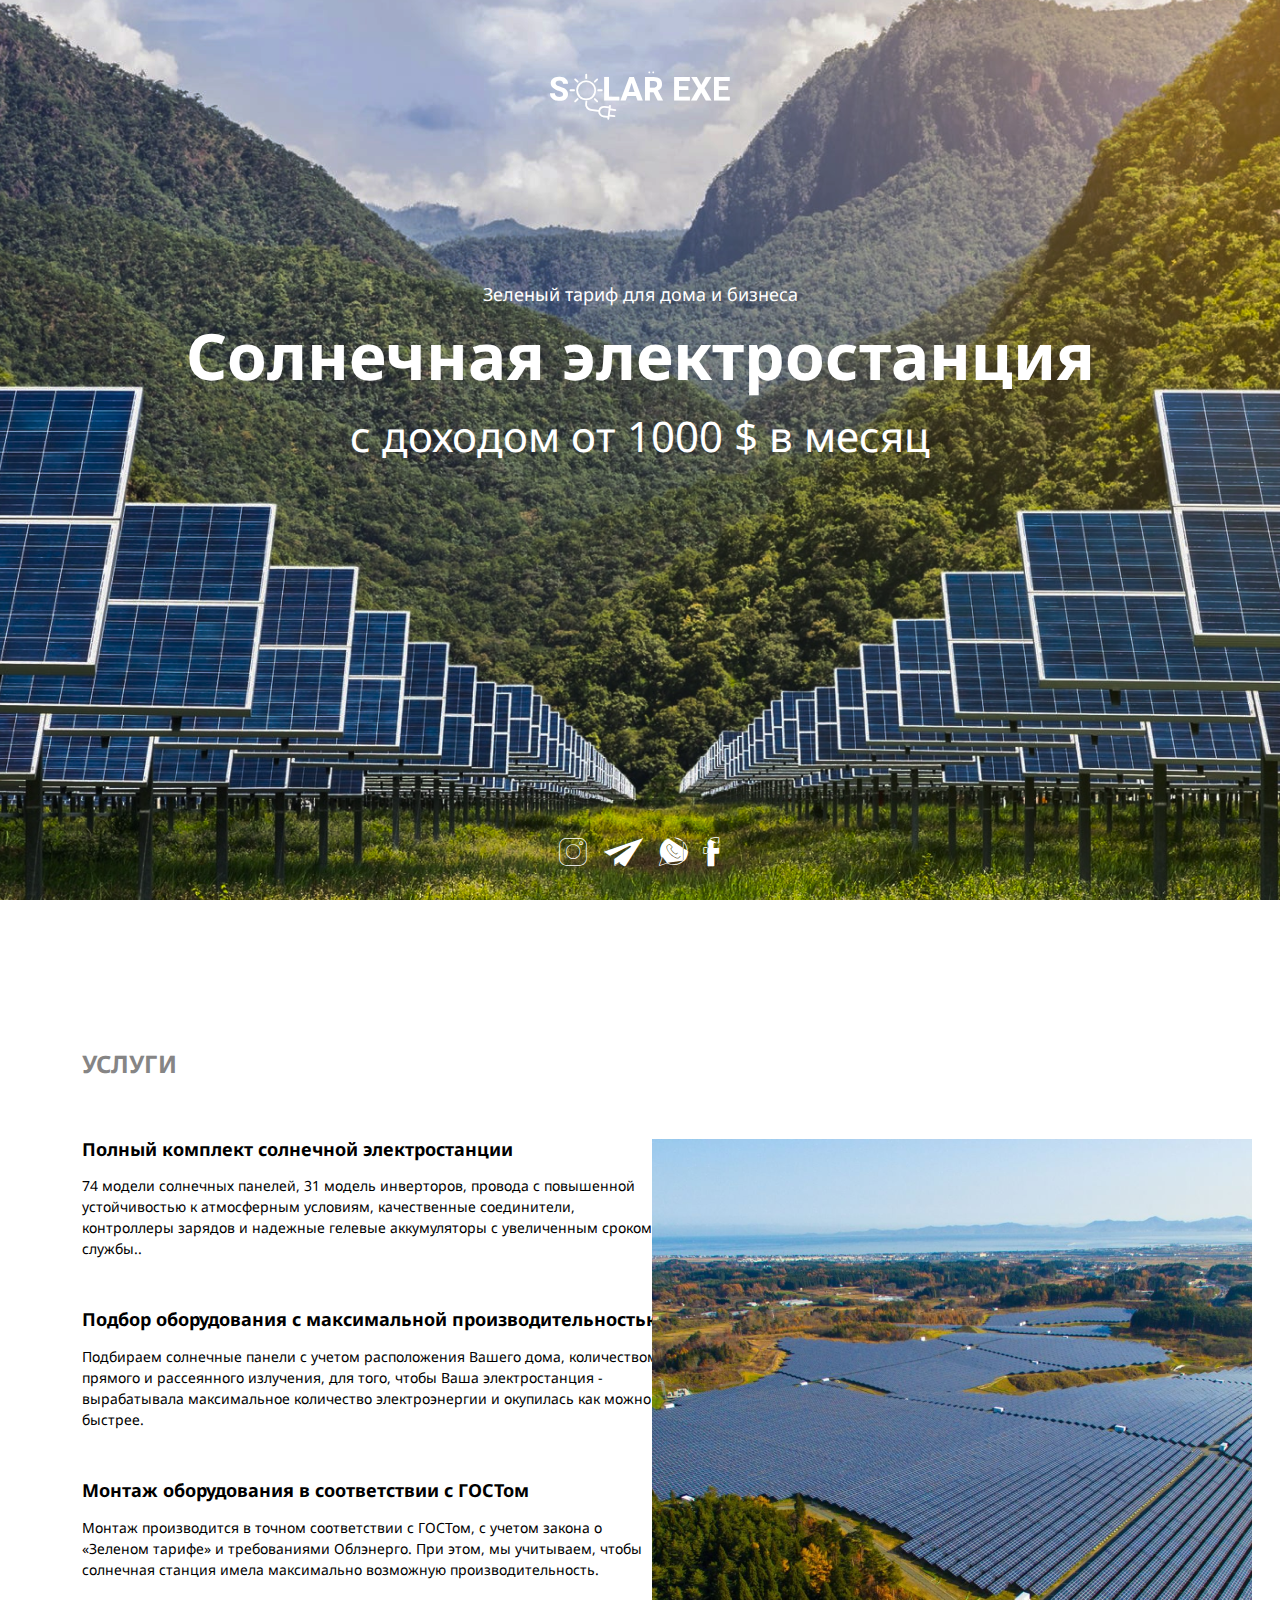
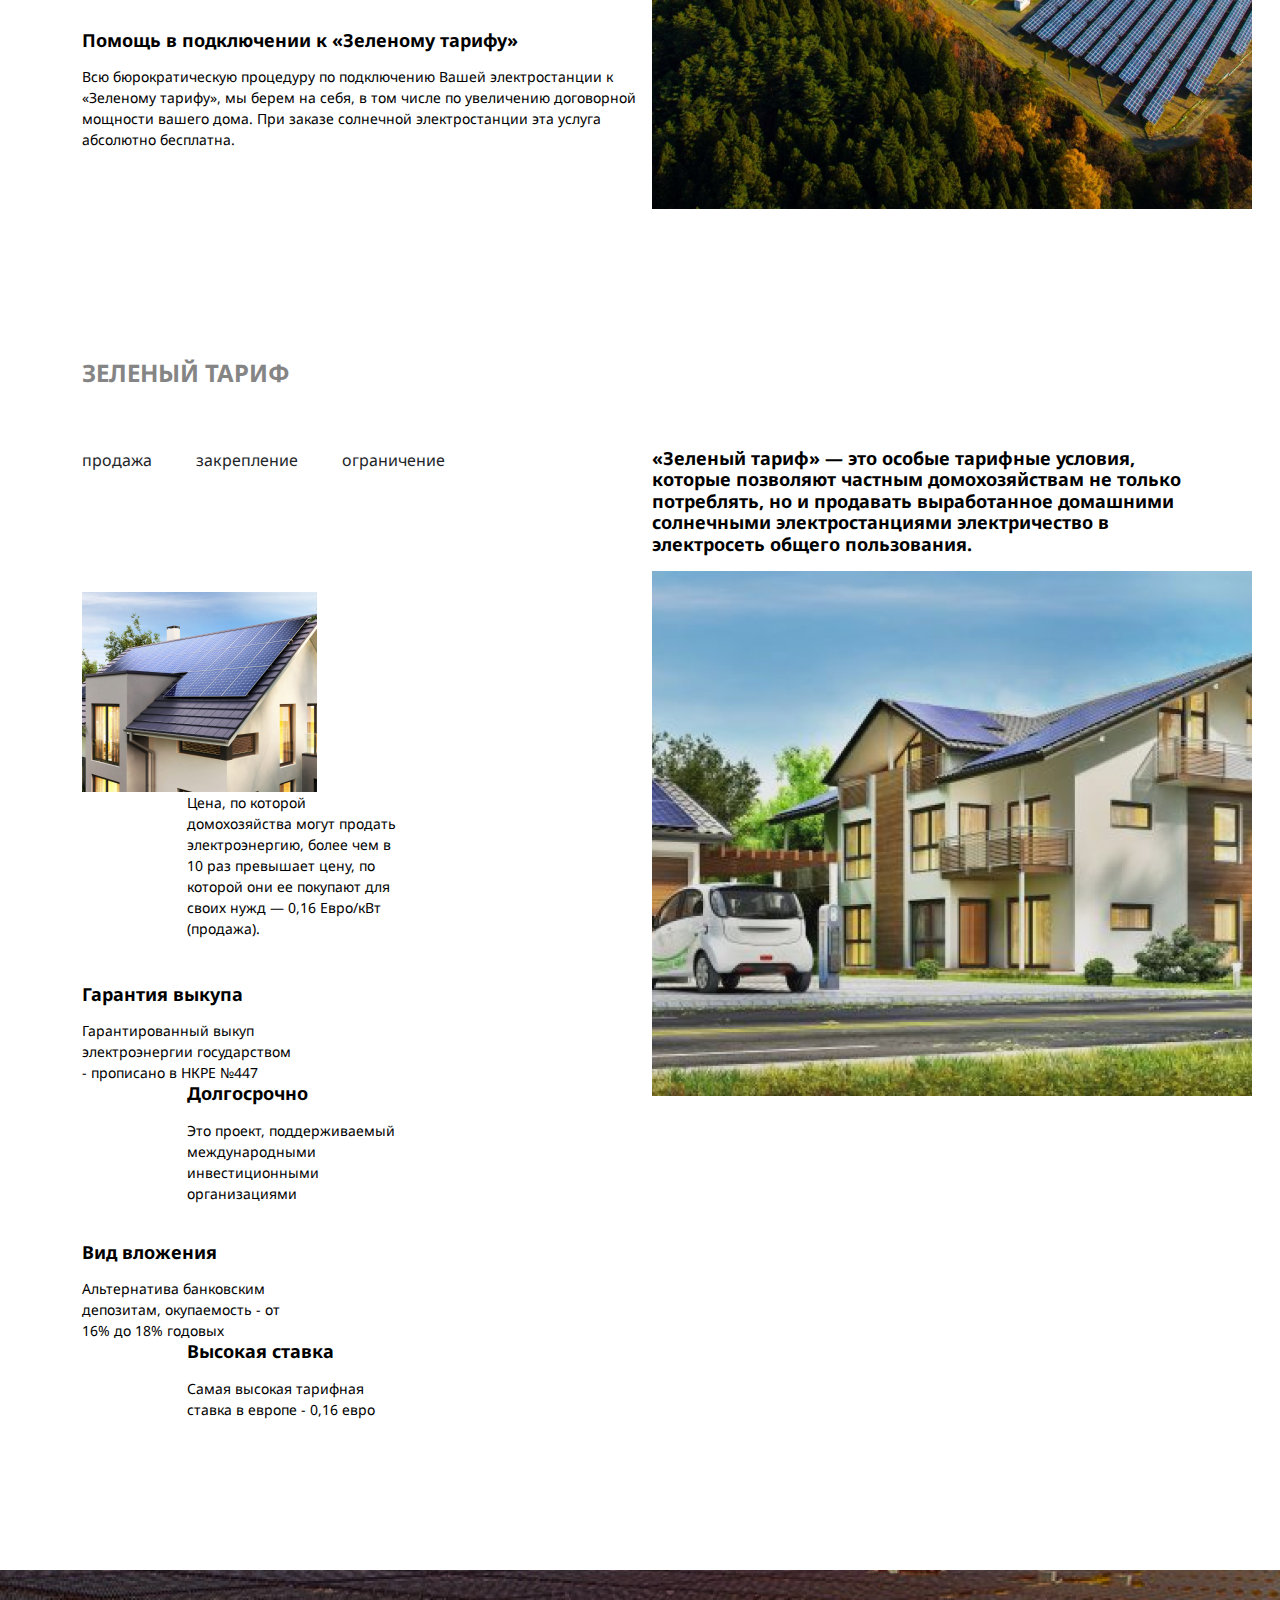
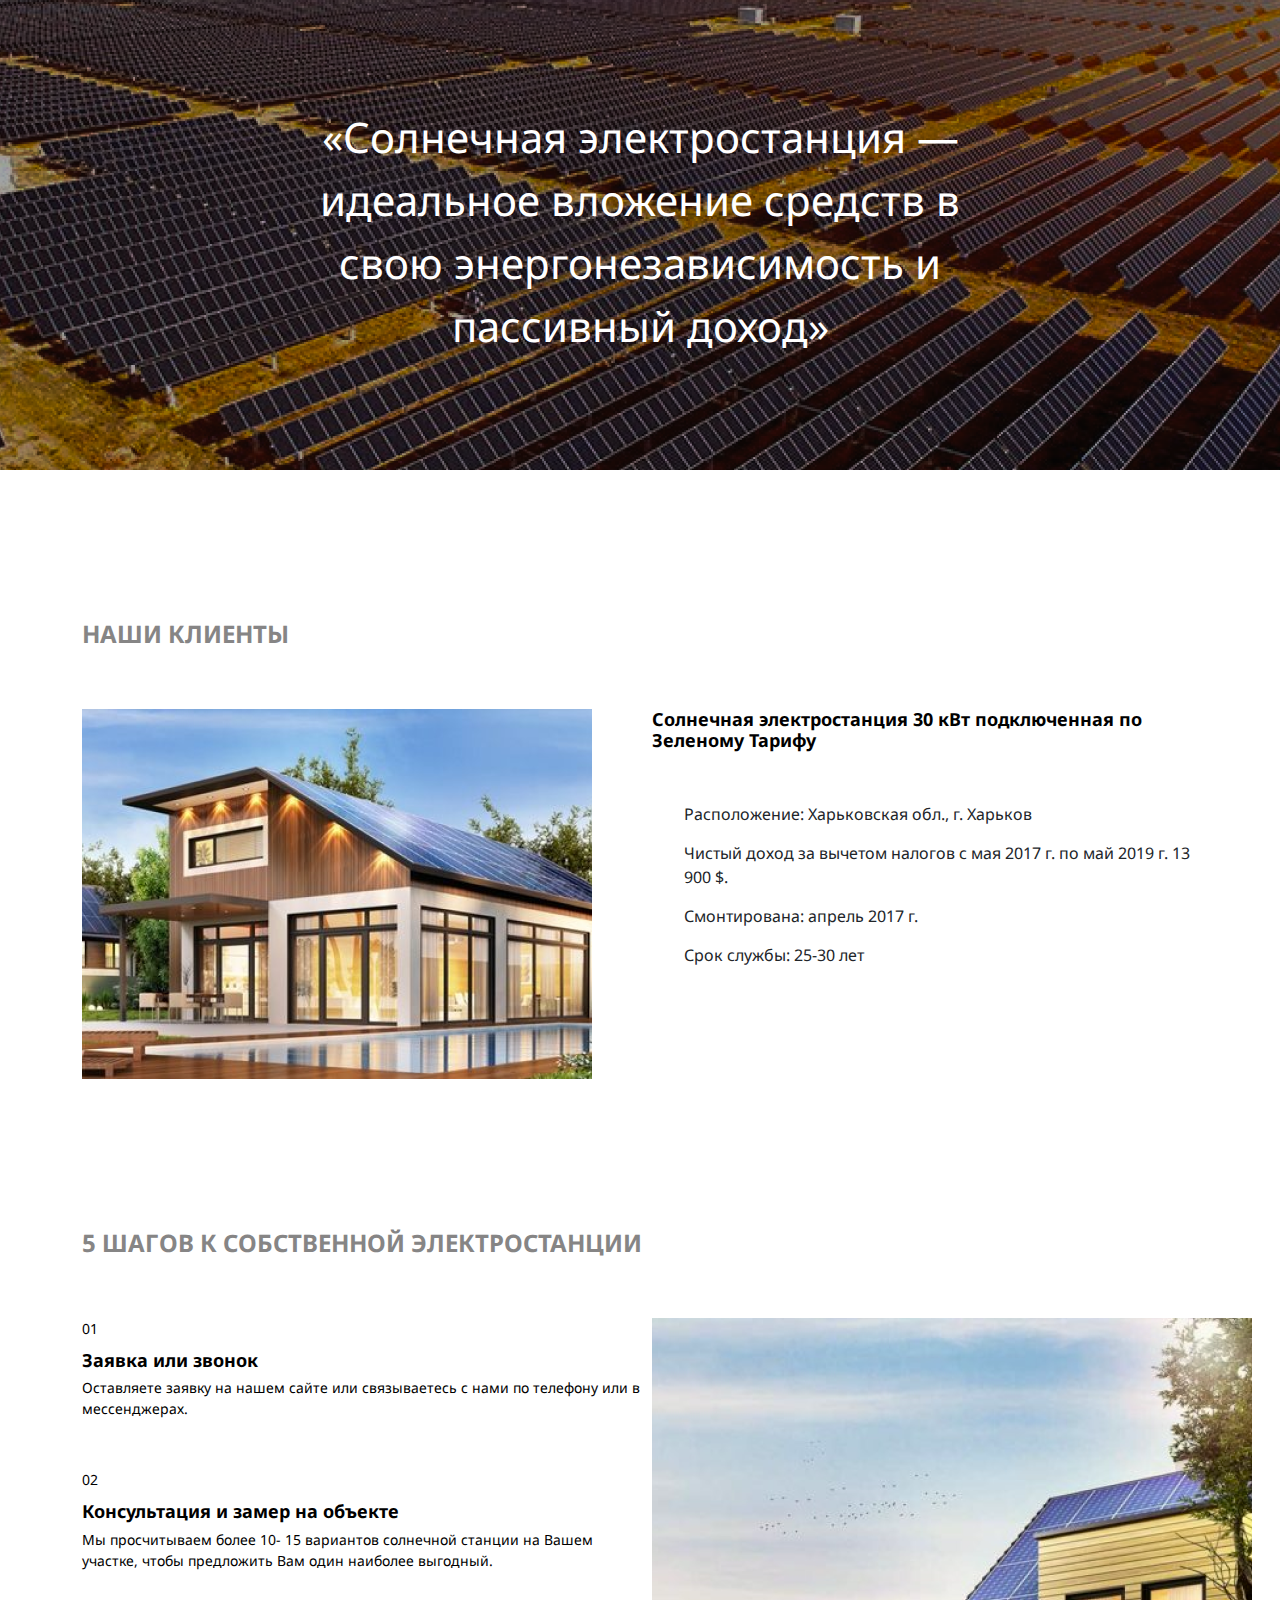
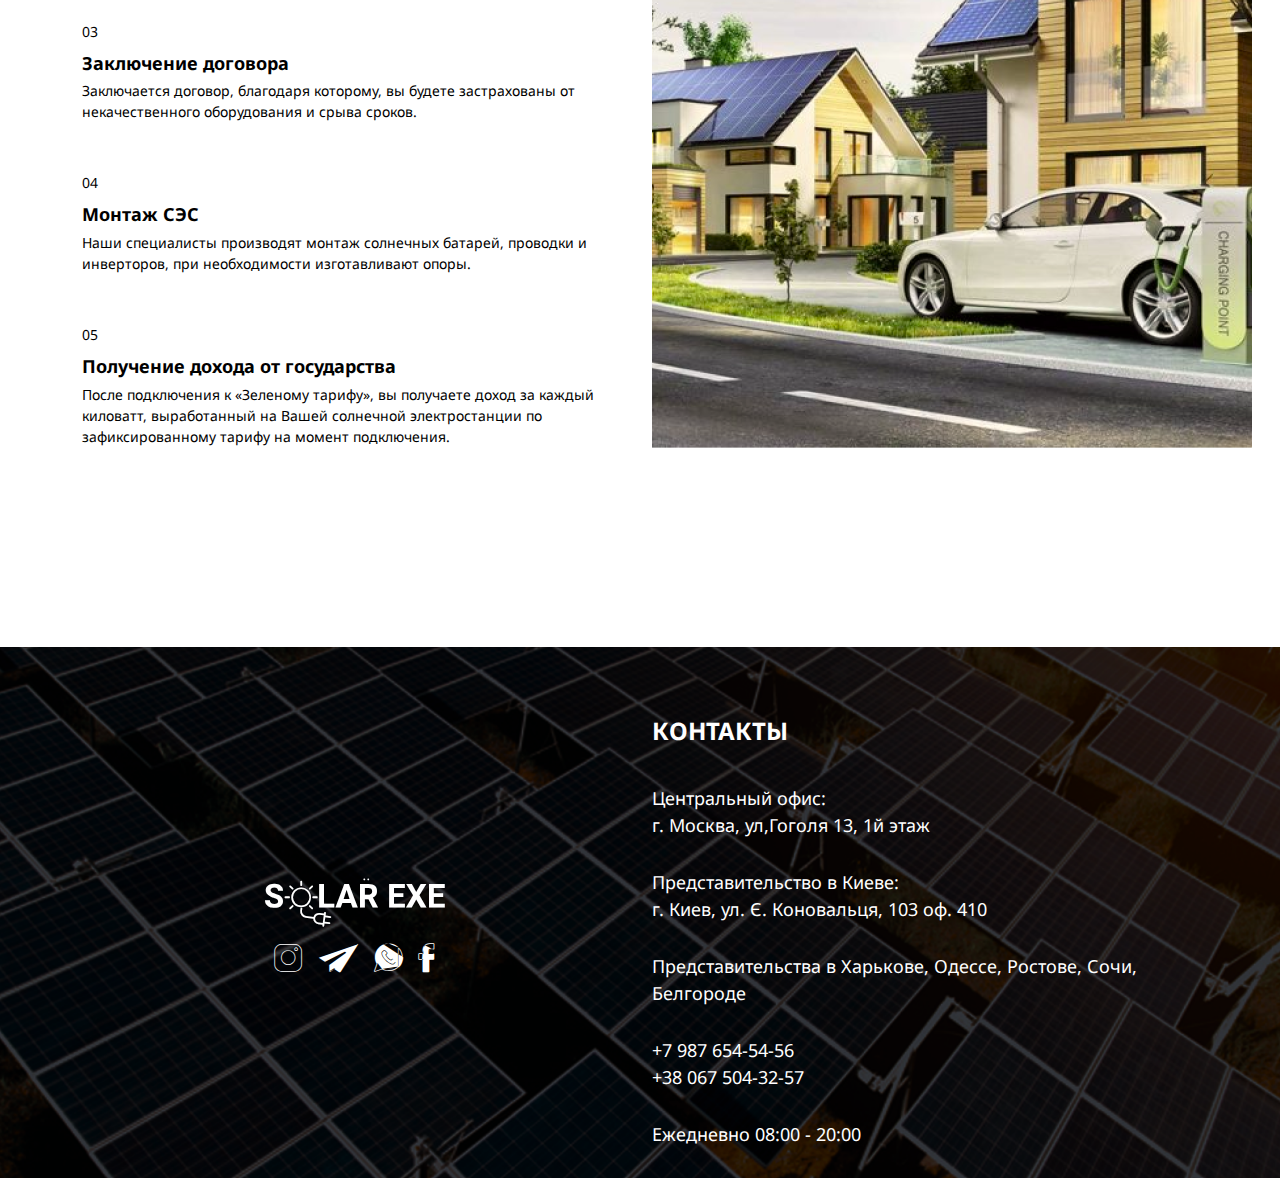
<file: index.html>
<!DOCTYPE html>
<html lang="ru">

<head>
   <meta charset="UTF-8">
   <meta http-equiv="X-UA-Compatible" content="IE=edge">
   <meta name="viewport" content="width=device-width, initial-scale=1.0">
   <title>solar exe</title>
   <link rel="stylesheet" href="css/style.css">
   <link rel="preconnect" href="https://fonts.googleapis.com">
   <link rel="preconnect" href="https://fonts.gstatic.com" crossorigin>
   <link href="https://fonts.googleapis.com/css2?family=Noto+Sans:wght@400;700&display=swap" rel="stylesheet">
</head>

<body>

   <header id="header" class="header" style="background-image: url(img/header-backgrounds.png);">
      <div class="container">
         <div class="row">
            <div class="col-12">

               <p class="icon-logo"></p>
               <p class="header__title">Зеленый тариф для дома и бизнеса</p>
               <p class="header__main-text">Солнечная электростанция</p>
               <p class="header__subtitle">с доходом от 1000 $ в месяц</p>

               <div class="header__icon">
                  <span class="icon-instagram"></span>
                  <span class="icon-telegram"></span>
                  <span class="icon-whatsapp"></span>
                  <span class="icon-facebook"></span>
               </div>
            </div>
         </div>
      </div>
   </header>

   <section id="services" class="services">
      <div class="container">
         <div class="row">
            <h3>Услуги</h3>

            <div class="col-6">
               <div class="services__block">
                  <h6>Полный комплект солнечной электростанции</h6>

                  <p>74 модели солнечных панелей, 31 модель инверторов, провода с повышенной
                     устойчивостью к атмосферным условиям, качественные соединители, контроллеры зарядов и надежные
                     гелевые аккумуляторы с увеличенным сроком службы..</p>
               </div>

               <div class="services__block">
                  <h6>Подбор оборудования с максимальной производительностью</h6>

                  <p>Подбираем солнечные панели с учетом расположения Вашего дома, количеством
                     прямого и рассеянного излучения, для того, чтобы Ваша электростанция - вырабатывала максимальное
                     количество электроэнергии и окупилась как можно быстрее.</p>
               </div>

               <div class="services__block">
                  <h6>Монтаж оборудования в соответствии с ГОСТом</h6>

                  <p>Монтаж производится в точном соответствии с ГОСТом, с учетом закона о
                     «Зеленом тарифе» и требованиями Облэнерго. При этом, мы учитываем, чтобы солнечная станция имела
                     максимально возможную производительность.</p>
               </div>

               <div class="services__block">
                  <h6>Помощь в подключении к «Зеленому тарифу»</h6>

                  <p>Всю бюрократическую процедуру по подключению Вашей электростанции к
                     «Зеленому тарифу», мы берем на себя, в том числе по увеличению договорной мощности вашего дома. При
                     заказе солнечной электростанции эта услуга абсолютно бесплатна.</p>
               </div>
            </div>

            <div class="col-6">
               <img class="servicesimage" src="img/services-image.png" alt="">
            </div>
         </div>
      </div>
   </section>

   <section id="green" class="green">
      <div class="container">
         <div class="row">
            <h3>Зеленый тариф</h3>

            <div class="col-6">

               <span>продажа</span>
               <span>закрепление</span>
               <span>ограничение</span>

               <div class="green__content">
                  <div class="green__block">
                     <div class="row">

                        <div class="col-6">
                           <img class="green-firstimage" src="img/green-firstimage.png" alt="green-firstimage">
                        </div>

                        <div class="col-6">
                           <p>Цена, по которой домохозяйства могут продать электроэнергию, более чем в 10 раз превышает
                              цену, по которой они ее покупают для своих нужд — 0,16 Евро/кВт (продажа).</p>
                        </div>
                     </div>
                  </div>

                  <div class="green__block">
                     <div class="row">
                        <div class="col-6">
                           <h6>Гарантия выкупа</h6>
                           <p>Гарантированный выкуп электроэнергии государством - прописано в НКРЕ №447</p>
                        </div>

                        <div class="col-6">
                           <h6>Долгосрочно</h6>
                           <p>Это проект, поддерживаемый международными инвестиционными организациями</p>
                        </div>
                     </div>
                  </div>

                  <div class="green__block">
                     <div class="row">
                        <div class="col-6">
                           <h6>Вид вложения</h6>
                           <p>Альтернатива банковским депозитам, окупаемость - от 16% до 18% годовых</p>
                        </div>

                        <div class="col-6">
                           <h6>Высокая ставка</h6>
                           <p>Самая высокая тарифная ставка в европе - 0,16 евро</p>
                        </div>
                     </div>
                  </div>
               </div>
            </div>

            <div class="col-6">
               <h6>«Зеленый тариф» — это особые тарифные условия, которые позволяют частным домохозяйствам не только
                  потреблять, но и продавать выработанное домашними солнечными электростанциями электричество в
                  электросеть общего пользования.</h6>
               <img src="img/green-secondimage.png" alt="">
            </div>
         </div>
      </div>
   </section>

   <section id="transition" class="transition" style="background-image: url(img/green-thirdimage.png);">
      <div class="container">
         <div class="row">
            <div class="col-12">
               <div class="transition__block">
                  <p>«Солнечная электростанция
                     — идеальное вложение средств
                     в свою энергонезависимость и
                     пассивный доход»</p>
               </div>
            </div>
         </div>
      </div>
   </section>

   <section id="clients" class="clients">
      <div class="container">
         <div class="row">

            <h3>Наши клиенты</h3>

            <div class="col-6">
               <img class="clients-firstpage" src="img/clients-firstpage.png" alt="">
            </div>

            <div class="col-6">
               <h6>Солнечная электростанция 30 кВт подключенная по Зеленому Тарифу</h6>

               <ul class="clients__block">
                  <li>
                     Расположение: Харьковская обл., г. Харьков
                  </li>
                  <li>
                     Чистый доход за вычетом налогов с мая 2017 г. по май 2019 г. 13 900 $.
                  </li>
                  <li>
                     Смонтирована: апрель 2017 г.
                  </li>
                  <li>
                     Срок службы: 25-30 лет
                  </li>
               </ul>
            </div>
         </div>
      </div>
   </section>

   <section id="own__station" class="own__station">
      <div class="container">
         <div class="row">

            <h3>5 шагов к собственной электростанции</h3>

            <div class="col-6">
               <div class="own__block">
                  <p>01</p>
                  <h6>Заявка или звонок</h6>
                  <p>Оставляете заявку на нашем сайте или связываетесь с нами по телефону или в
                     мессенджерах.</p>
               </div>

               <div class="own__block">
                  <p>02</p>
                  <h6>Консультация и замер на объекте</h6>
                  <p>Мы просчитываем более 10- 15 вариантов солнечной станции на Вашем участке,
                     чтобы предложить Вам один наиболее выгодный.</p>
               </div>

               <div class="own__block">
                  <p>03</p>
                  <h6>Заключение договора</h6>
                  <p>Заключается договор, благодаря которому, вы будете застрахованы от
                     некачественного оборудования и срыва сроков.</p>
               </div>

               <div class="own__block">
                  <p>04</p>
                  <h6>Монтаж СЭС</h6>
                  <p>Наши специалисты производят монтаж солнечных батарей, проводки и
                     инверторов, при необходимости изготавливают опоры.</p>
               </div>

               <div class="own__block">
                  <p>05</p>
                  <h6>Получение дохода от государства</h6>
                  <p>После подключения к «Зеленому тарифу», вы получаете доход за каждый
                     киловатт, выработанный на Вашей солнечной электростанции по зафиксированному тарифу на момент
                     подключения.</p>
               </div>
            </div>

            <div class="col-6">
               <img src="img/clients-secondimage.png" alt="clients-secondimage">
            </div>
         </div>
      </div>
   </section>

   <footer id="footer" class="footer" style="background-image: url(img/footer-background.png);">
      <div class="container">
         <div class="row">
            <div class="col-6">
               <div class="row">

                  <div class="col-12">
                     <i class="icon-logo"></i>
                  </div>

                  <div class="col-12">
                     <div class="footer__icon">
                        <span class="icon-instagram"></span>
                        <span class="icon-telegram"></span>
                        <span class="icon-whatsapp"></span>
                        <span class="icon-facebook"></span>
                     </div>
                  </div>
               </div>
            </div>

            <div class="col-6">
               <h3>Контакты</h3>
               <p>Центральный офис: <br> г. Москва, ул,Гоголя 13, 1й этаж</p>
               <p>Представительство в Киеве: <br> г. Киев, ул. Є. Коновальця, 103 оф. 410</p>
               <p>Представительства в Харькове, Одессе, Ростове, Сочи, Белгороде</p>
               <p>+7 987 654-54-56 <br> +38 067 504-32-57</p>
               <p>Ежедневно 08:00 - 20:00</p>
            </div>
         </div>
      </div>
   </footer>

</body>

</html>
</file>
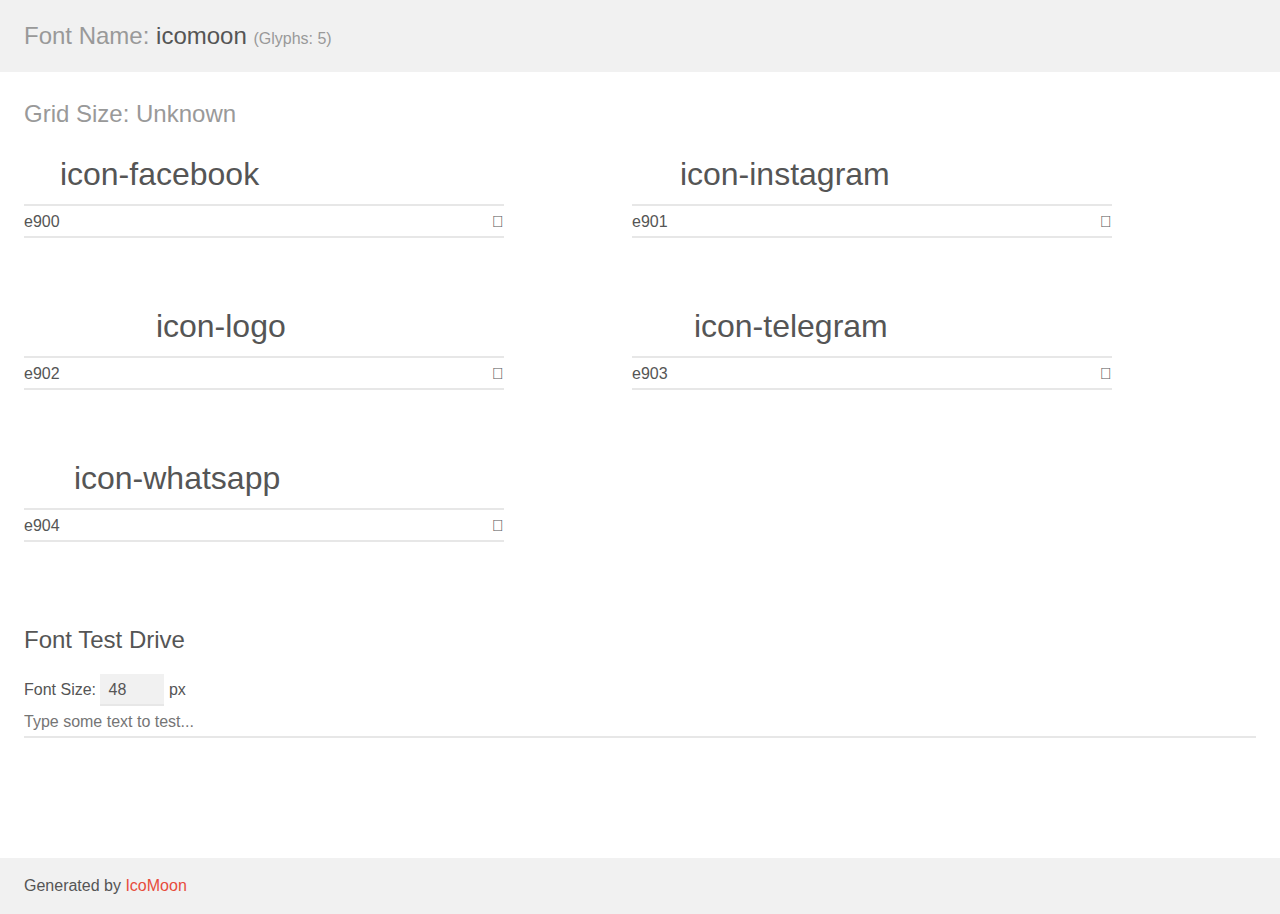
<file: fonts/icomoon/demo.html>
<!doctype html>
<html>
<head>
    <meta charset="utf-8">
    <title>IcoMoon Demo</title>
    <meta name="description" content="An Icon Font Generated By IcoMoon.io">
    <meta name="viewport" content="width=device-width, initial-scale=1">
    <link rel="stylesheet" href="demo-files/demo.css">
    <link rel="stylesheet" href="style.css"></head>
<body>
    <div class="bgc1 clearfix">
        <h1 class="mhmm mvm"><span class="fgc1">Font Name:</span> icomoon <small class="fgc1">(Glyphs:&nbsp;5)</small></h1>
    </div>
    <div class="clearfix mhl ptl">
        <h1 class="mvm mtn fgc1">Grid Size: Unknown</h1>
        <div class="glyph fs1">
            <div class="clearfix bshadow0 pbs">
                <span class="icon-facebook"></span>
                <span class="mls"> icon-facebook</span>
            </div>
            <fieldset class="fs0 size1of1 clearfix hidden-false">
                <input type="text" readonly value="e900" class="unit size1of2" />
                <input type="text" maxlength="1" readonly value="&#xe900;" class="unitRight size1of2 talign-right" />
            </fieldset>
            <div class="fs0 bshadow0 clearfix hidden-true">
                <span class="unit pvs fgc1">liga: </span>
                <input type="text" readonly value="" class="liga unitRight" />
            </div>
        </div>
        <div class="glyph fs1">
            <div class="clearfix bshadow0 pbs">
                <span class="icon-instagram"></span>
                <span class="mls"> icon-instagram</span>
            </div>
            <fieldset class="fs0 size1of1 clearfix hidden-false">
                <input type="text" readonly value="e901" class="unit size1of2" />
                <input type="text" maxlength="1" readonly value="&#xe901;" class="unitRight size1of2 talign-right" />
            </fieldset>
            <div class="fs0 bshadow0 clearfix hidden-true">
                <span class="unit pvs fgc1">liga: </span>
                <input type="text" readonly value="" class="liga unitRight" />
            </div>
        </div>
        <div class="glyph fs1">
            <div class="clearfix bshadow0 pbs">
                <span class="icon-logo"></span>
                <span class="mls"> icon-logo</span>
            </div>
            <fieldset class="fs0 size1of1 clearfix hidden-false">
                <input type="text" readonly value="e902" class="unit size1of2" />
                <input type="text" maxlength="1" readonly value="&#xe902;" class="unitRight size1of2 talign-right" />
            </fieldset>
            <div class="fs0 bshadow0 clearfix hidden-true">
                <span class="unit pvs fgc1">liga: </span>
                <input type="text" readonly value="" class="liga unitRight" />
            </div>
        </div>
        <div class="glyph fs1">
            <div class="clearfix bshadow0 pbs">
                <span class="icon-telegram"></span>
                <span class="mls"> icon-telegram</span>
            </div>
            <fieldset class="fs0 size1of1 clearfix hidden-false">
                <input type="text" readonly value="e903" class="unit size1of2" />
                <input type="text" maxlength="1" readonly value="&#xe903;" class="unitRight size1of2 talign-right" />
            </fieldset>
            <div class="fs0 bshadow0 clearfix hidden-true">
                <span class="unit pvs fgc1">liga: </span>
                <input type="text" readonly value="" class="liga unitRight" />
            </div>
        </div>
        <div class="glyph fs1">
            <div class="clearfix bshadow0 pbs">
                <span class="icon-whatsapp"></span>
                <span class="mls"> icon-whatsapp</span>
            </div>
            <fieldset class="fs0 size1of1 clearfix hidden-false">
                <input type="text" readonly value="e904" class="unit size1of2" />
                <input type="text" maxlength="1" readonly value="&#xe904;" class="unitRight size1of2 talign-right" />
            </fieldset>
            <div class="fs0 bshadow0 clearfix hidden-true">
                <span class="unit pvs fgc1">liga: </span>
                <input type="text" readonly value="" class="liga unitRight" />
            </div>
        </div>
    </div>

    <!--[if gt IE 8]><!-->
    <div class="mhl clearfix mbl">
        <h1>Font Test Drive</h1>
        <label>
            Font Size: <input id="fontSize" type="number" class="textbox0 mbm"
            min="8" value="48" />
            px
        </label>
        <input id="testText" type="text" class="phl size1of1 mvl"
        placeholder="Type some text to test..." value=""/>
        <div id="testDrive" class="icon-" style="font-family: icomoon">&nbsp;
        </div>
    </div>
    <!--<![endif]-->
    <div class="bgc1 clearfix">
        <p class="mhl">Generated by <a href="https://icomoon.io/app">IcoMoon</a></p>
    </div>

    <script src="demo-files/demo.js"></script>
</body>
</html>
</file>
<file: fonts/icomoon/demo-files/demo.css>
body {
  padding: 0;
  margin: 0;
  font-family: sans-serif;
  font-size: 1em;
  line-height: 1.5;
  color: #555;
  background: #fff;
}
h1 {
  font-size: 1.5em;
  font-weight: normal;
}
small {
  font-size: .66666667em;
}
a {
  color: #e74c3c;
  text-decoration: none;
}
a:hover, a:focus {
  box-shadow: 0 1px #e74c3c;
}
.bshadow0, input {
  box-shadow: inset 0 -2px #e7e7e7;
}
input:hover {
  box-shadow: inset 0 -2px #ccc;
}
input, fieldset {
  font-family: sans-serif;
  font-size: 1em;
  margin: 0;
  padding: 0;
  border: 0;
}
input {
  color: inherit;
  line-height: 1.5;
  height: 1.5em;
  padding: .25em 0;
}
input:focus {
  outline: none;
  box-shadow: inset 0 -2px #449fdb;
}
.glyph {
  font-size: 16px;
  width: 15em;
  padding-bottom: 1em;
  margin-right: 4em;
  margin-bottom: 1em;
  float: left;
  overflow: hidden;
}
.liga {
  width: 80%;
  width: calc(100% - 2.5em);
}
.talign-right {
  text-align: right;
}
.talign-center {
  text-align: center;
}
.bgc1 {
  background: #f1f1f1;
}
.fgc1 {
  color: #999;
}
.fgc0 {
  color: #000;
}
p {
  margin-top: 1em;
  margin-bottom: 1em;
}
.mvm {
  margin-top: .75em;
  margin-bottom: .75em;
}
.mtn {
  margin-top: 0;
}
.mtl, .mal {
  margin-top: 1.5em;
}
.mbl, .mal {
  margin-bottom: 1.5em;
}
.mal, .mhl {
  margin-left: 1.5em;
  margin-right: 1.5em;
}
.mhmm {
  margin-left: 1em;
  margin-right: 1em;
}
.mls {
  margin-left: .25em;
}
.ptl {
  padding-top: 1.5em;
}
.pbs, .pvs {
  padding-bottom: .25em;
}
.pvs, .pts {
  padding-top: .25em;
}
.unit {
  float: left;
}
.unitRight {
  float: right;
}
.size1of2 {
  width: 50%;
}
.size1of1 {
  width: 100%;
}
.clearfix:before, .clearfix:after {
  content: " ";
  display: table;
}
.clearfix:after {
  clear: both;
}
.hidden-true {
  display: none;
}
.textbox0 {
  width: 3em;
  background: #f1f1f1;
  padding: .25em .5em;
  line-height: 1.5;
  height: 1.5em;
}
#testDrive {
  display: block;
  padding-top: 24px;
  line-height: 1.5;
}
.fs0 {
  font-size: 16px;
}
.fs1 {
  font-size: 32px;
}
</file>
<file: fonts/icomoon/style.css>
@font-face {
  font-family: 'icomoon';
  src:  url('fonts/icomoon.eot?6cs9cg');
  src:  url('fonts/icomoon.eot?6cs9cg#iefix') format('embedded-opentype'),
    url('fonts/icomoon.ttf?6cs9cg') format('truetype'),
    url('fonts/icomoon.woff?6cs9cg') format('woff'),
    url('fonts/icomoon.svg?6cs9cg#icomoon') format('svg');
  font-weight: normal;
  font-style: normal;
  font-display: block;
}

[class^="icon-"], [class*=" icon-"] {
  /* use !important to prevent issues with browser extensions that change fonts */
  font-family: 'icomoon' !important;
  speak: never;
  font-style: normal;
  font-weight: normal;
  font-variant: normal;
  text-transform: none;
  line-height: 1;

  /* Better Font Rendering =========== */
  -webkit-font-smoothing: antialiased;
  -moz-osx-font-smoothing: grayscale;
}

.icon-facebook:before {
  content: "\e900";
  color: #fff;
}
.icon-instagram:before {
  content: "\e901";
  color: #fff;
}
.icon-logo:before {
  content: "\e902";
  color: #fff;
}
.icon-telegram:before {
  content: "\e903";
  color: #fff;
}
.icon-whatsapp:before {
  content: "\e904";
  color: #fff;
}
</file>
<file: css/style.css>
@import url(../libs/bootstrap5/bootstrap-reboot.min.css);
@import url(../libs/bootstrap5/bootstrap-grid.min.css);
@import url(../fonts/icomoon/style.css);


/* MAIN CONFIG */
body {
   font-family: 'Noto Sans', sans-serif;
}

section {
   margin-bottom: 150px;
}

h3 { 
   text-transform: uppercase;
   margin: 0px;
   padding-bottom: 60px;
   font-weight: bold;
   font-size: 24px;
   color: #868585;
}

h6 { 
   margin: 0px;
   padding-bottom: 15px;
   font-weight: bold;
   font-size: 18px;
   color: black;
}

p {
   margin-bottom: 50px;
   font-weight: normal;
   font-size: 14px;
   color: black;
}


/* HEADER */ 
.header {
   background-size: cover;
   background-repeat: no-repeat;
   background-position: center;
   min-height: 900px;
   margin-bottom: 150px;
}

.icon-logo {
   font-size: 51px;
   text-align: center;
   margin: 70px auto 0px;
}

.header__title {
   font-size: 18px;
   text-align: center;
   margin: 160px auto 0px;
   color: white;
}

.header__main-text {
   font-size: 64px;
   font-weight: bold;
   text-align: center;
   margin: 0px;
   color: white;
}

.header__subtitle{
   font-size: 42px;
   text-align: center;
   margin: 0px;
   color: white;
}

.header__button {
   display: block;
   background: transparent;
   color: white;
   border-color: transparent;
   margin: 50px auto 0px;
}

.header__icon {
   text-align: center;
   margin-top: 370px;
}

.header__icon span {
   font-size: 30px;
   padding: 5px;
}


/* SERVICES */ 
.services__block {
   width: 580px;
}


/* GREEN */ 
.green span {
   padding-right: 40px;
}

.green p {
   margin: 0;
}

.green__content .green__block:nth-child(1) {
   margin-top: 120px;
}

.green__content .green__block:nth-child(2) {
   margin-top: 45px;
}

.green__content .green__block:nth-child(3) {
   margin-top: 38px;
}

.green__block .col-6 {
   width: 238px;
}

.green__block .col-6:last-child {
   margin-left: 105px;
}


/* TRANSITION */ 
.transition {
   background-size: cover;
   background-repeat: no-repeat;
   background-position: center;
   min-height: 500px;
}

.transition__block {
   margin-top: 135px;
}

.transition__block p {
   display: block;
   text-align: center;
   margin: auto;
   font-size: 42px;
   color: white;
   width: 673px; 
}


/* CLENTS */ 
.clients__block li {
   list-style-type: none;
   margin: 0;
   padding-top: 15px;
}

.clients__block li:first-child {
   padding-top: 35px;

}

.clients__button {
   display: block;
   background: transparent;
   color: black;
   border-color: transparent;
   margin-top: 40px;
   padding-left: 31px;
}


/* OWN */
.own__block {
   width: 560px;
}

.own__block p:first-child {
   margin-bottom: 11px;
}

.own__block h6 {
   padding-bottom: 6px;
}


/* FOOTER */ 
footer {
   background-size: cover;
   background-repeat: no-repeat;
   background-position: center;
}

.footer h3 {
   color: white;
   margin: 70px 0px 40px;
   padding: 0px;
}

.footer p {
   margin-bottom: 30px;
   font-size: 18px;
   color: white;
}

.footer .icon-logo{
   display: block;
   align-items: center;
   margin: 230px auto 0px;
}

.footer__icon {
   text-align: center;
   margin-top: 15px;
}

.footer__icon span {
   font-size: 30px;
   padding: 5px;
}
</file>
